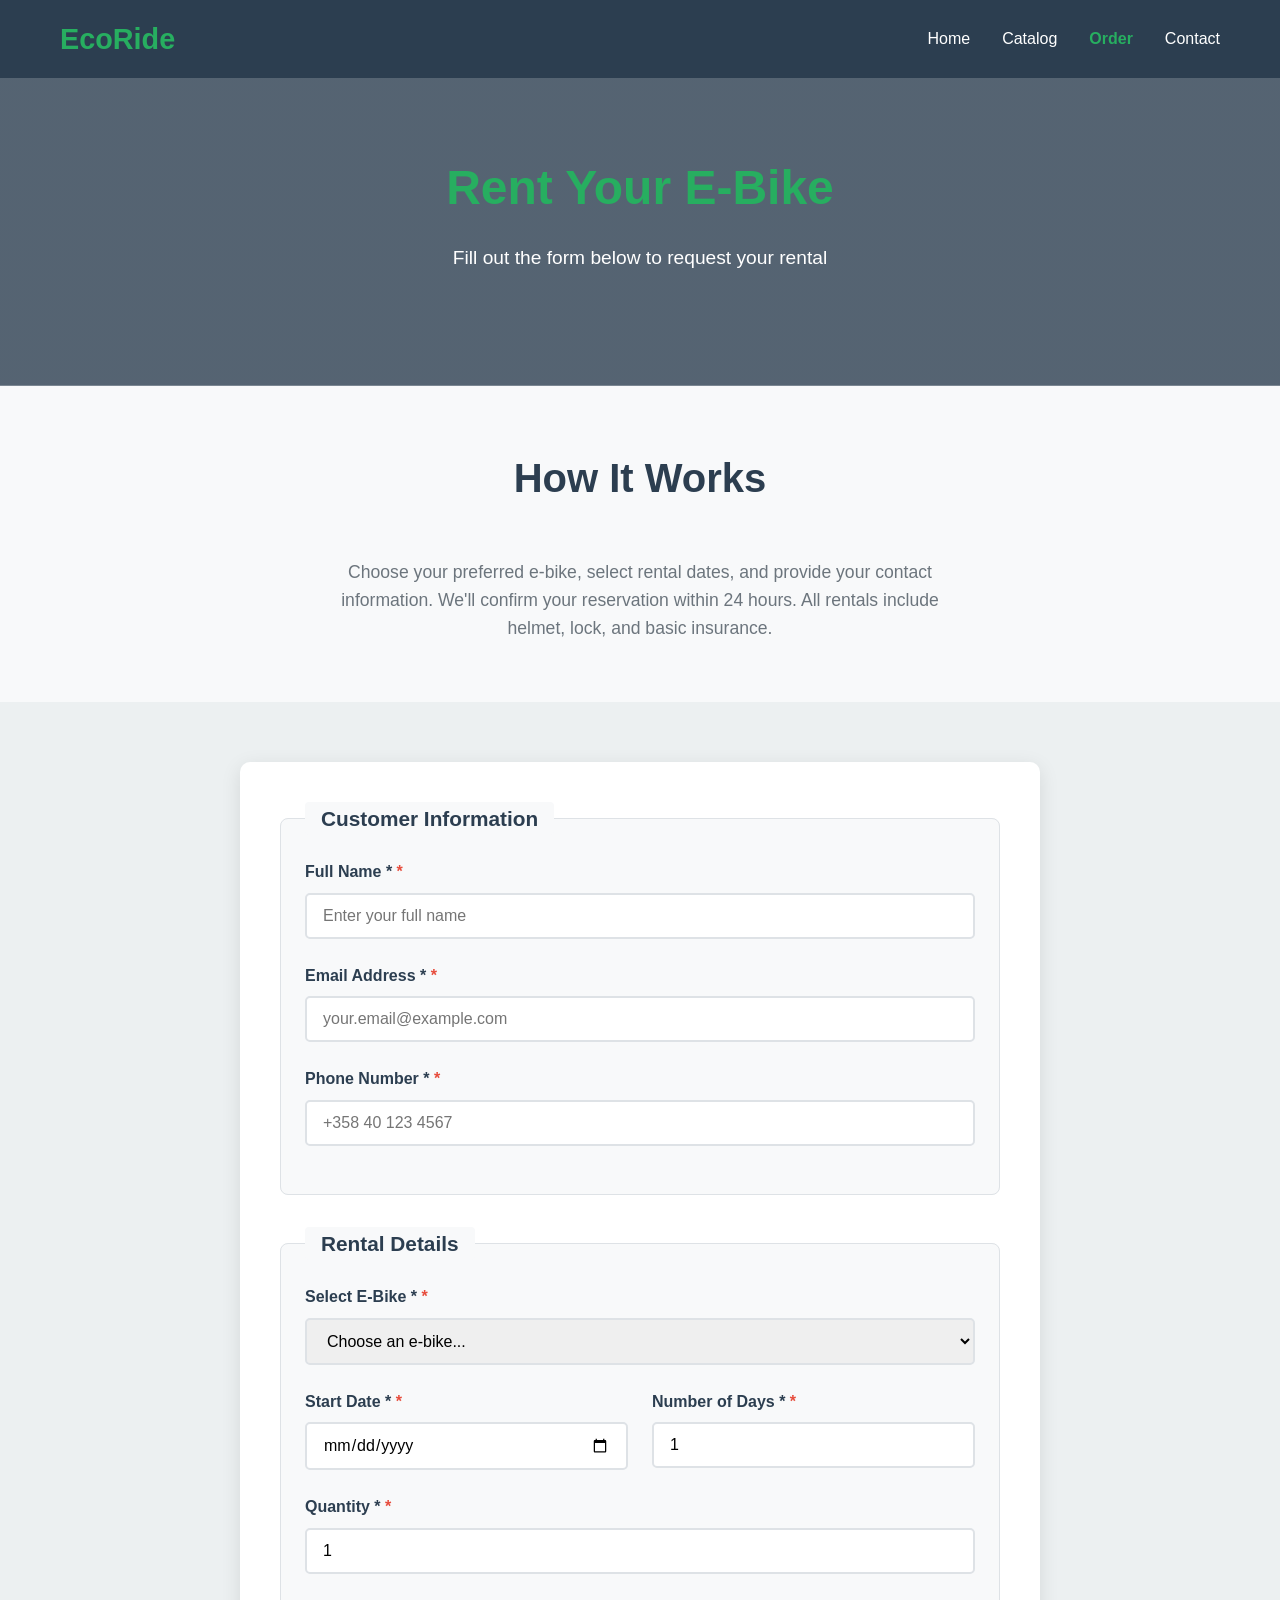
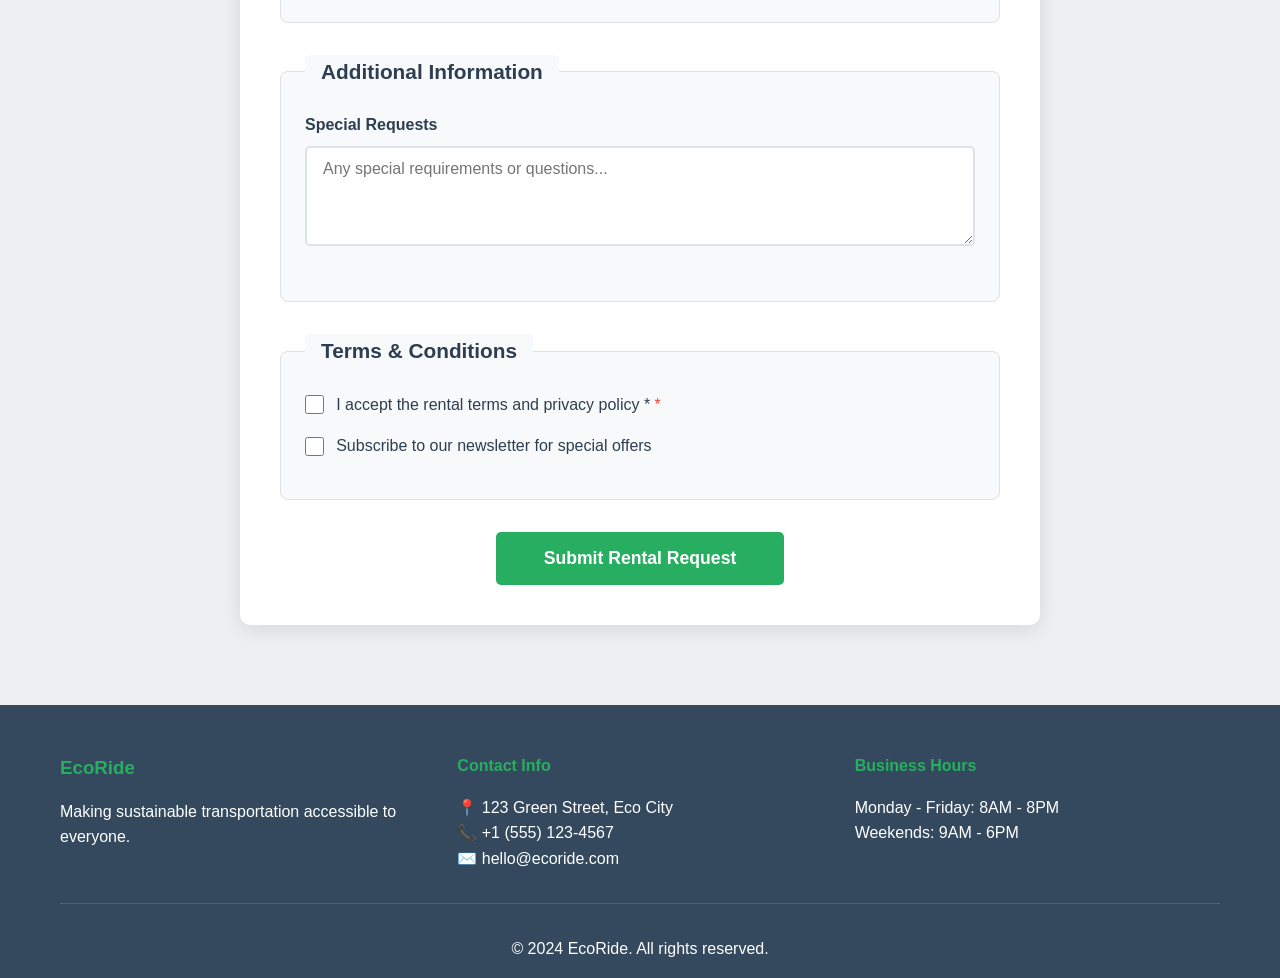
<file: order.html>
<!DOCTYPE html>
<html lang="en">
<head>
    <meta charset="UTF-8">
    <meta name="viewport" content="width=device-width, initial-scale=1.0">
    <title>Rental Order - EcoRide</title>
    <link rel="stylesheet" href="style.css">
</head>
<body>
    <header class="header">
        <div class="container">
            <nav class="nav">
                <div class="logo">
                    <h1>EcoRide</h1>
                </div>
                <ul class="nav-links">
                    <li><a href="index.html">Home</a></li>
                    <li><a href="catalog.html">Catalog</a></li>
                    <li><a href="order.html" class="active">Order</a></li>
                    <li><a href="#contact">Contact</a></li>
                </ul>
            </nav>
        </div>
    </header>

    <section class="order-hero">
        <div class="container">
            <div class="hero-content">
                <h1 class="hero-title">Rent Your E-Bike</h1>
                <p class="hero-subtitle">Fill out the form below to request your rental</p>
            </div>
        </div>
    </section>

    <section class="order-intro">
        <div class="container">
            <h2 class="section-title">How It Works</h2>
            <p class="intro-text">Choose your preferred e-bike, select rental dates, and provide your contact information. We'll confirm your reservation within 24 hours. All rentals include helmet, lock, and basic insurance.</p>
        </div>
    </section>

    <section class="order-form-section">
        <div class="container">
            <form id="rentalForm" class="rental-form" action="thanks.html" method="POST" novalidate>
                
                <fieldset class="form-section">
                    <legend class="form-legend">Customer Information</legend>
                    
                    <div class="form-group">
                        <label for="fullName" class="form-label">Full Name *</label>
                        <input type="text" id="fullName" name="fullName" required 
                               class="form-input" 
                               placeholder="Enter your full name">
                    </div>
                    
                    <div class="form-group">
                        <label for="email" class="form-label">Email Address *</label>
                        <input type="email" id="email" name="email" required 
                               class="form-input" 
                               placeholder="your.email@example.com">
                    </div>
                    
                    <div class="form-group">
                        <label for="phone" class="form-label">Phone Number *</label>
                        <input type="tel" id="phone" name="phone" required 
                               class="form-input" 
                               placeholder="+358 40 123 4567"
                               pattern="[\+\d\s\-\(\)]+"
                               title="Please enter a valid phone number">
                    </div>
                </fieldset>

                <fieldset class="form-section">
                    <legend class="form-legend">Rental Details</legend>
                    
                    <div class="form-group">
                        <label for="bikeType" class="form-label">Select E-Bike *</label>
                        <select id="bikeType" name="bikeType" required class="form-select">
                            <option value="">Choose an e-bike...</option>
                            <option value="city-commuter">City Commuter Pro - 39€/day</option>
                            <option value="mountain-explorer">Mountain Explorer - 45€/day</option>
                            <option value="compact-folding">Compact Folding - 35€/day</option>
                            <option value="urban-cargo">Urban Cargo - 55€/day</option>
                            <option value="touring-elite">Touring Elite - 49€/day</option>
                            <option value="adventure-pack">Adventure Pack (Accessories) - 15€/day</option>
                        </select>
                    </div>
                    
                    <div class="form-row">
                        <div class="form-group">
                            <label for="startDate" class="form-label">Start Date *</label>
                            <input type="date" id="startDate" name="startDate" required 
                                   class="form-input">
                        </div>
                        
                        <div class="form-group">
                            <label for="rentalDays" class="form-label">Number of Days *</label>
                            <input type="number" id="rentalDays" name="rentalDays" required 
                                   class="form-input" min="1" max="30" value="1"
                                   placeholder="1-30 days">
                        </div>
                    </div>
                    
                    <div class="form-group">
                        <label for="quantity" class="form-label">Quantity *</label>
                        <input type="number" id="quantity" name="quantity" required 
                               class="form-input" min="1" max="5" value="1"
                               placeholder="How many bikes? (max 5)">
                    </div>
                </fieldset>

                <fieldset class="form-section">
                    <legend class="form-legend">Additional Information</legend>
                    
                    <div class="form-group">
                        <label for="specialRequests" class="form-label">Special Requests</label>
                        <textarea id="specialRequests" name="specialRequests" 
                                  class="form-textarea" rows="4"
                                  placeholder="Any special requirements or questions..."></textarea>
                    </div>
                </fieldset>

                <fieldset class="form-section">
                    <legend class="form-legend">Terms & Conditions</legend>
                    
                    <div class="form-checkbox-group">
                        <input type="checkbox" id="terms" name="terms" required 
                               class="form-checkbox">
                        <label for="terms" class="form-checkbox-label">
                            I accept the rental terms and privacy policy *
                        </label>
                    </div>
                    
                    <div class="form-checkbox-group">
                        <input type="checkbox" id="newsletter" name="newsletter" 
                               class="form-checkbox">
                        <label for="newsletter" class="form-checkbox-label">
                            Subscribe to our newsletter for special offers
                        </label>
                    </div>
                </fieldset>

                <div class="form-submit">
                    <button type="submit" class="cta-button form-submit-btn">
                        Submit Rental Request
                    </button>
                </div>
            </form>
        </div>
    </section>

    <footer class="footer">
        <div class="container">
            <div class="footer-content">
                <div class="footer-section">
                    <h3>EcoRide</h3>
                    <p>Making sustainable transportation accessible to everyone.</p>
                </div>
                <div class="footer-section">
                    <h4>Contact Info</h4>
                    <p>📍 123 Green Street, Eco City</p>
                    <p>📞 +1 (555) 123-4567</p>
                    <p>✉️ hello@ecoride.com</p>
                </div>
                <div class="footer-section">
                    <h4>Business Hours</h4>
                    <p>Monday - Friday: 8AM - 8PM</p>
                    <p>Weekends: 9AM - 6PM</p>
                </div>
            </div>
            <div class="footer-bottom">
                <p>&copy; 2024 EcoRide. All rights reserved.</p>
            </div>
        </div>
    </footer>

    <script>
        document.addEventListener('DOMContentLoaded', function() {
            const today = new Date().toISOString().split('T')[0];
            document.getElementById('startDate').min = today;
            
            const form = document.getElementById('rentalForm');
            form.addEventListener('submit', function(event) {
                if (!form.checkValidity()) {
                    event.preventDefault();
                    highlightInvalidFields();
                }
            });
            
            function highlightInvalidFields() {
                const invalidFields = form.querySelectorAll(':invalid');
                invalidFields.forEach(field => {
                    field.classList.add('invalid');
                });
            }
        });
    </script>
</body>
</html>
</file>
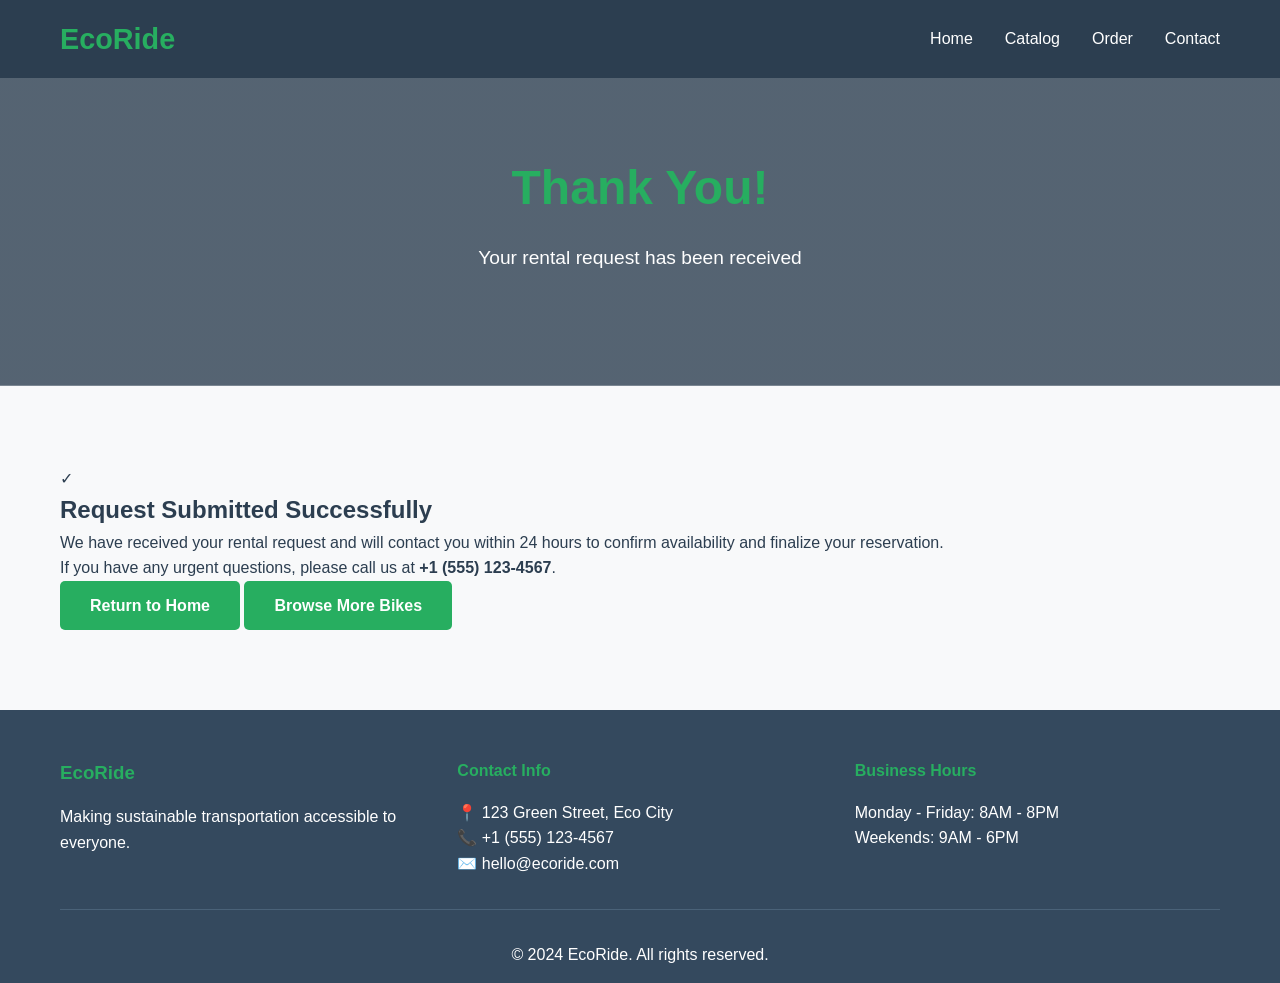
<file: thanks.html>
<!DOCTYPE html>
<html lang="en">
<head>
    <meta charset="UTF-8">
    <meta name="viewport" content="width=device-width, initial-scale=1.0">
    <title>Thank You - EcoRide</title>
    <link rel="stylesheet" href="style.css">
</head>
<body>
    <header class="header">
        <div class="container">
            <nav class="nav">
                <div class="logo">
                    <h1>EcoRide</h1>
                </div>
                <ul class="nav-links">
                    <li><a href="index.html">Home</a></li>
                    <li><a href="catalog.html">Catalog</a></li>
                    <li><a href="order.html">Order</a></li>
                    <li><a href="#contact">Contact</a></li>
                </ul>
            </nav>
        </div>
    </header>

    <section class="order-hero">
        <div class="container">
            <div class="hero-content">
                <h1 class="hero-title">Thank You!</h1>
                <p class="hero-subtitle">Your rental request has been received</p>
            </div>
        </div>
    </section>

    <section class="confirmation">
        <div class="container">
            <div class="confirmation-card">
                <div class="confirmation-icon">✓</div>
                <h2>Request Submitted Successfully</h2>
                <p>We have received your rental request and will contact you within 24 hours to confirm availability and finalize your reservation.</p>
                <p>If you have any urgent questions, please call us at <strong>+1 (555) 123-4567</strong>.</p>
                <div class="confirmation-actions">
                    <a href="index.html" class="cta-button">Return to Home</a>
                    <a href="catalog.html" class="cta-button cta-button-secondary">Browse More Bikes</a>
                </div>
            </div>
        </div>
    </section>

    <footer class="footer">
        <div class="container">
            <div class="footer-content">
                <div class="footer-section">
                    <h3>EcoRide</h3>
                    <p>Making sustainable transportation accessible to everyone.</p>
                </div>
                <div class="footer-section">
                    <h4>Contact Info</h4>
                    <p>📍 123 Green Street, Eco City</p>
                    <p>📞 +1 (555) 123-4567</p>
                    <p>✉️ hello@ecoride.com</p>
                </div>
                <div class="footer-section">
                    <h4>Business Hours</h4>
                    <p>Monday - Friday: 8AM - 8PM</p>
                    <p>Weekends: 9AM - 6PM</p>
                </div>
            </div>
            <div class="footer-bottom">
                <p>&copy; 2024 EcoRide. All rights reserved.</p>
            </div>
        </div>
    </footer>
</body>
</html>
</file>
<file: style.css>
* {
    margin: 0;
    padding: 0;
    box-sizing: border-box;
}

body {
    font-family: 'Segoe UI', Tahoma, Geneva, Verdana, sans-serif;
    line-height: 1.6;
    color: #2c3e50;
    background-color: #f8f9fa;
}

.container {
    max-width: 1200px;
    margin: 0 auto;
    padding: 0 20px;
}

/* Header */
.header {
    background-color: #2c3e50;
    color: white;
    padding: 1rem 0;
    position: fixed;
    width: 100%;
    top: 0;
    z-index: 1000;
}

.nav {
    display: flex;
    justify-content: space-between;
    align-items: center;
}

.logo h1 {
    color: #27ae60;
    font-size: 1.8rem;
}

.nav-links {
    display: flex;
    list-style: none;
    gap: 2rem;
}

.nav-links a {
    color: white;
    text-decoration: none;
    transition: color 0.3s;
}

.nav-links a:hover {
    color: #27ae60;
}

.hero {
    background: linear-gradient(rgba(44, 62, 80, 0.8), rgba(44, 62, 80, 0.8)),
                url('https://images.unsplash.com/photo-1571068316344-75bc76f77890?ixlib=rb-4.0.3&auto=format&fit=crop&w=1200&q=80');
    background-size: cover;
    background-position: center;
    color: white;
    padding: 150px 0 100px;
    text-align: center;
}

.hero-title {
    font-size: 3rem;
    margin-bottom: 1rem;
    color: #27ae60;
}

.hero-subtitle {
    font-size: 1.2rem;
    margin-bottom: 2rem;
    max-width: 600px;
    margin-left: auto;
    margin-right: auto;
}

.cta-button {
    display: inline-block;
    background-color: #27ae60;
    color: white;
    padding: 12px 30px;
    text-decoration: none;
    border-radius: 5px;
    font-weight: bold;
    transition: background-color 0.3s;
}

.cta-button:hover {
    background-color: #219a52;
}

section {
    padding: 80px 0;
}

.section-title {
    text-align: center;
    font-size: 2.5rem;
    margin-bottom: 3rem;
    color: #2c3e50;
}

.about-content {
    display: grid;
    grid-template-columns: 1fr 1fr;
    gap: 3rem;
    align-items: center;
}

.about-text p {
    margin-bottom: 1rem;
    font-size: 1.1rem;
}

.about-image img {
    width: 100%;
    height: auto;
    border-radius: 10px;
}

.products {
    background-color: #ecf0f1;
}

.product-grid {
    display: grid;
    grid-template-columns: repeat(auto-fit, minmax(300px, 1fr));
    gap: 2rem;
}

.product-card {
    background: white;
    padding: 2rem;
    border-radius: 10px;
    text-align: center;
    box-shadow: 0 5px 15px rgba(0,0,0,0.1);
    transition: transform 0.3s;
}

.product-card:hover {
    transform: translateY(-5px);
}

.product-card img {
    width: 100%;
    height: 200px;
    object-fit: cover;
    border-radius: 5px;
    margin-bottom: 1rem;
}

.product-card h3 {
    color: #2c3e50;
    margin-bottom: 1rem;
}

.features-grid {
    display: grid;
    grid-template-columns: repeat(auto-fit, minmax(250px, 1fr));
    gap: 2rem;
}

.feature {
    text-align: center;
    padding: 2rem;
    background: white;
    border-radius: 10px;
    box-shadow: 0 5px 15px rgba(0,0,0,0.1);
}

.feature h3 {
    color: #27ae60;
    margin-bottom: 1rem;
}

.cta {
    background-color: #2c3e50;
    color: white;
    text-align: center;
}

.cta-content h2 {
    margin-bottom: 1rem;
    color: #27ae60;
}

.cta-content p {
    margin-bottom: 2rem;
    font-size: 1.1rem;
}

.footer {
    background-color: #34495e;
    color: white;
    padding: 3rem 0 1rem;
}

.footer-content {
    display: grid;
    grid-template-columns: repeat(auto-fit, minmax(250px, 1fr));
    gap: 2rem;
    margin-bottom: 2rem;
}

.footer-section h3,
.footer-section h4 {
    color: #27ae60;
    margin-bottom: 1rem;
}

.footer-bottom {
    text-align: center;
    padding-top: 2rem;
    border-top: 1px solid #4a6278;
}

@media (max-width: 768px) {
    .nav {
        flex-direction: column;
        gap: 1rem;
    }

    .nav-links {
        gap: 1rem;
    }

    .hero-title {
        font-size: 2rem;
    }

    .about-content {
        grid-template-columns: 1fr;
        text-align: center;
    }

    .section-title {
        font-size: 2rem;
    }

    section {
        padding: 60px 0;
    }
}

@media (max-width: 480px) {
    .container {
        padding: 0 15px;
    }

    .hero {
        padding: 120px 0 80px;
    }

    .hero-title {
        font-size: 1.8rem;
    }

    .product-grid,
    .features-grid {
        grid-template-columns: 1fr;
    }
}
.catalog-hero {
    background: linear-gradient(rgba(44, 62, 80, 0.8), rgba(44, 62, 80, 0.8)),
                url('https://images.unsplash.com/photo-1571068316344-75bc76f77890?ixlib=rb-4.0.3&auto=format&fit=crop&w=1200&q=80');
    background-size: cover;
    background-position: center;
    color: white;
    padding: 150px 0 80px;
    text-align: center;
}

.catalog-intro {
    padding: 60px 0;
    text-align: center;
    background-color: #f8f9fa;
}

.intro-text {
    max-width: 600px;
    margin: 0 auto;
    font-size: 1.1rem;
    color: #6c757d;
}

.catalog-grid .product-grid {
    display: grid;
    grid-template-columns: repeat(auto-fit, minmax(350px, 1fr));
    gap: 2rem;
}

.catalog-grid .product-card {
    background: white;
    border-radius: 10px;
    overflow: hidden;
    box-shadow: 0 5px 15px rgba(0,0,0,0.1);
    transition: transform 0.3s, box-shadow 0.3s;
    display: flex;
    flex-direction: column;
}

.catalog-grid .product-card:hover {
    transform: translateY(-5px);
    box-shadow: 0 10px 25px rgba(0,0,0,0.15);
}

.product-image {
    width: 100%;
    height: 250px;
    overflow: hidden;
}

.product-image img {
    width: 100%;
    height: 100%;
    object-fit: cover;
    transition: transform 0.3s ease;
}

.product-card:hover .product-image img {
    transform: scale(1.05);
}

.product-info {
    padding: 1.5rem;
    flex-grow: 1;
    display: flex;
    flex-direction: column;
}

.product-info h3 {
    color: #2c3e50;
    margin-bottom: 0.5rem;
    font-size: 1.3rem;
}

.product-info p {
    color: #6c757d;
    margin-bottom: 1rem;
    line-height: 1.5;
    flex-grow: 1;
}

.price {
    font-weight: bold;
    font-size: 1.2rem;
    color: #27ae60;
    margin-top: auto;
}

.video-section {
    padding: 80px 0;
    background-color: #ecf0f1;
}

.video-container {
    max-width: 800px;
    margin: 0 auto;
    border-radius: 10px;
    overflow: hidden;
    box-shadow: 0 10px 30px rgba(0,0,0,0.2);
}

.rental-video {
    width: 100%;
    height: auto;
    display: block;
}

.video-caption {
    text-align: center;
    margin-top: 1rem;
    color: #6c757d;
    font-style: italic;
}

.nav-links a.active {
    color: #27ae60;
    font-weight: bold;
}

@media (max-width: 768px) {
    .catalog-grid .product-grid {
        grid-template-columns: 1fr;
        gap: 1.5rem;
    }
    
    .catalog-hero {
        padding: 120px 0 60px;
    }
    
    .catalog-intro {
        padding: 40px 0;
    }
    
    .video-section {
        padding: 60px 0;
    }
}

@media (max-width: 480px) {
    .catalog-grid .product-grid {
        grid-template-columns: 1fr;
    }
    
    .product-image {
        height: 200px;
    }
}

.order-hero {
    background: linear-gradient(rgba(44, 62, 80, 0.8), rgba(44, 62, 80, 0.8)),
                url('https://images.unsplash.com/photo-1571068316344-75bc76f77890?ixlib=rb-4.0.3&auto=format&fit=crop&w=1200&q=80');
    background-size: cover;
    background-position: center;
    color: white;
    padding: 150px 0 80px;
    text-align: center;
}

.order-intro {
    padding: 60px 0;
    text-align: center;
    background-color: #f8f9fa;
}

.order-intro .intro-text {
    max-width: 600px;
    margin: 0 auto;
    font-size: 1.1rem;
    color: #6c757d;
}

.order-form-section {
    padding: 60px 0 80px;
    background-color: #ecf0f1;
}

.rental-form {
    max-width: 800px;
    margin: 0 auto;
    background: white;
    padding: 2.5rem;
    border-radius: 10px;
    box-shadow: 0 5px 20px rgba(0,0,0,0.1);
}

.form-section {
    border: 1px solid #dee2e6;
    border-radius: 8px;
    padding: 1.5rem;
    margin-bottom: 2rem;
    background-color: #f8f9fa;
}

.form-legend {
    font-size: 1.3rem;
    font-weight: bold;
    color: #2c3e50;
    padding: 0 1rem;
    background-color: #f8f9fa;
    border-radius: 4px;
}

.form-group {
    margin-bottom: 1.5rem;
}

.form-row {
    display: grid;
    grid-template-columns: 1fr 1fr;
    gap: 1.5rem;
}

.form-label {
    display: block;
    margin-bottom: 0.5rem;
    font-weight: 600;
    color: #2c3e50;
}

.form-label:after {
    content: " *";
    color: #e74c3c;
}

.form-label[for="specialRequests"]:after,
.form-label[for="newsletter"]:after {
    content: "";
}

.form-input,
.form-select,
.form-textarea {
    width: 100%;
    padding: 0.75rem 1rem;
    border: 2px solid #dee2e6;
    border-radius: 5px;
    font-size: 1rem;
    font-family: inherit;
    transition: border-color 0.3s, box-shadow 0.3s;
}

.form-input:focus,
.form-select:focus,
.form-textarea:focus {
    outline: none;
    border-color: #27ae60;
    box-shadow: 0 0 0 3px rgba(39, 174, 96, 0.1);
}

.form-input.invalid,
.form-select.invalid,
.form-textarea.invalid {
    border-color: #e74c3c;
}

.form-textarea {
    resize: vertical;
    min-height: 100px;
}

.form-checkbox-group {
    margin-bottom: 1rem;
    display: flex;
    align-items: center;
    gap: 0.75rem;
}

.form-checkbox {
    width: 1.2rem;
    height: 1.2rem;
    accent-color: #27ae60;
}

.form-checkbox-label {
    font-weight: normal;
    color: #2c3e50;
    cursor: pointer;
}

.form-checkbox-label:after {
    content: " *";
    color: #e74c3c;
}

.form-checkbox-label[for="newsletter"]:after {
    content: "";
}

.form-submit {
    text-align: center;
    margin-top: 2rem;
}

.form-submit-btn {
    font-size: 1.1rem;
    padding: 1rem 3rem;
    background-color: #27ae60;
    color: white;
    border: none;
    border-radius: 5px;
    cursor: pointer;
    transition: background-color 0.3s;
    font-weight: bold;
}

.form-submit-btn:hover {
    background-color: #219a52;
}

@media (max-width: 768px) {
    .rental-form {
        padding: 1.5rem;
    }
    
    .form-row {
        grid-template-columns: 1fr;
        gap: 1rem;
    }
    
    .form-section {
        padding: 1rem;
    }
    
    .form-legend {
        font-size: 1.1rem;
    }
}

@media (max-width: 480px) {
    .order-hero {
        padding: 120px 0 60px;
    }
    
    .order-form-section {
        padding: 40px 0 60px;
    }
    
    .rental-form {
        padding: 1rem;
    }
    
    .form-submit-btn {
        width: 100%;
        padding: 0.75rem;
    }
}

.nav-links a[href="order.html"].active {
    color: #27ae60;
    font-weight: bold;
}
</file>
